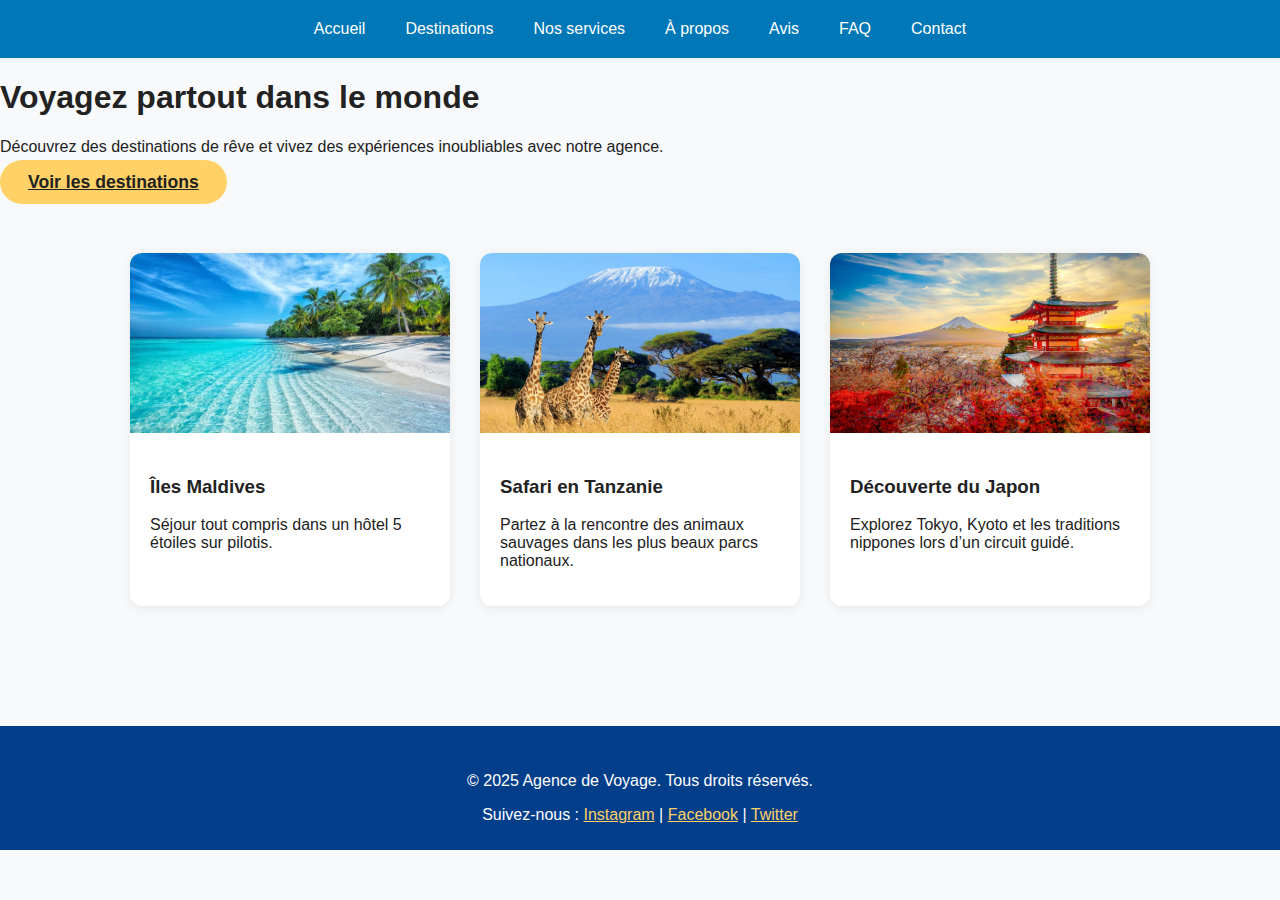
<file: public/index.html>
<!DOCTYPE html>
<html lang="fr">
<head>
    <meta charset="UTF-8">
    <meta name="viewport" content="width=device-width, initial-scale=1.0">
    <title>Agence de Voyage - Accueil</title>
    <link rel="stylesheet" href="../css/style.css">
</head>
<body>
    <header>
        <nav>
            <a href="index.html">Accueil</a>
            <a href="destinations.html">Destinations</a>
            <a href="services.html">Nos services</a>
            <a href="about.html">À propos</a>
            <a href="avis.html">Avis</a>
            <a href="faq.html">FAQ</a>
            <a href="contact.html">Contact</a>
        </nav>
    </header>
    <section class="hero">
        <h1>Voyagez partout dans le monde</h1>
        <p>Découvrez des destinations de rêve et vivez des expériences inoubliables avec notre agence.</p>
        <a href="destinations.html" class="btn-primary">Voir les destinations</a>
    </section>
    <section class="offres">
        <div class="card">
            <img src="../assets/plages paradisiaque.webp" alt="Plage paradisiaque">
            <div class="card-content">
                <h3>Îles Maldives</h3>
                <p>Séjour tout compris dans un hôtel 5 étoiles sur pilotis.</p>
            </div>
        </div>
        <div class="card">
            <img src="../assets/safari-voyage-tanzanie-kenya-8.jpg" alt="Safari en Afrique">
            <div class="card-content">
                <h3>Safari en Tanzanie</h3>
                <p>Partez à la rencontre des animaux sauvages dans les plus beaux parcs nationaux.</p>
            </div>
        </div>
        <div class="card">
            <img src="../assets/circuit japon.jpg" alt="Circuit Japon">
            <div class="card-content">
                <h3>Découverte du Japon</h3>
                <p>Explorez Tokyo, Kyoto et les traditions nippones lors d’un circuit guidé.</p>
            </div>
        </div>
    </section>
    <footer>
        <p>&copy; 2025 Agence de Voyage. Tous droits réservés.</p>
        <p>Suivez-nous :
            <a href="#" style="color:#ffd166;">Instagram</a> |
            <a href="#" style="color:#ffd166;">Facebook</a> |
            <a href="#" style="color:#ffd166;">Twitter</a>
        </p>
    </footer>
</body>
</html>
</file>
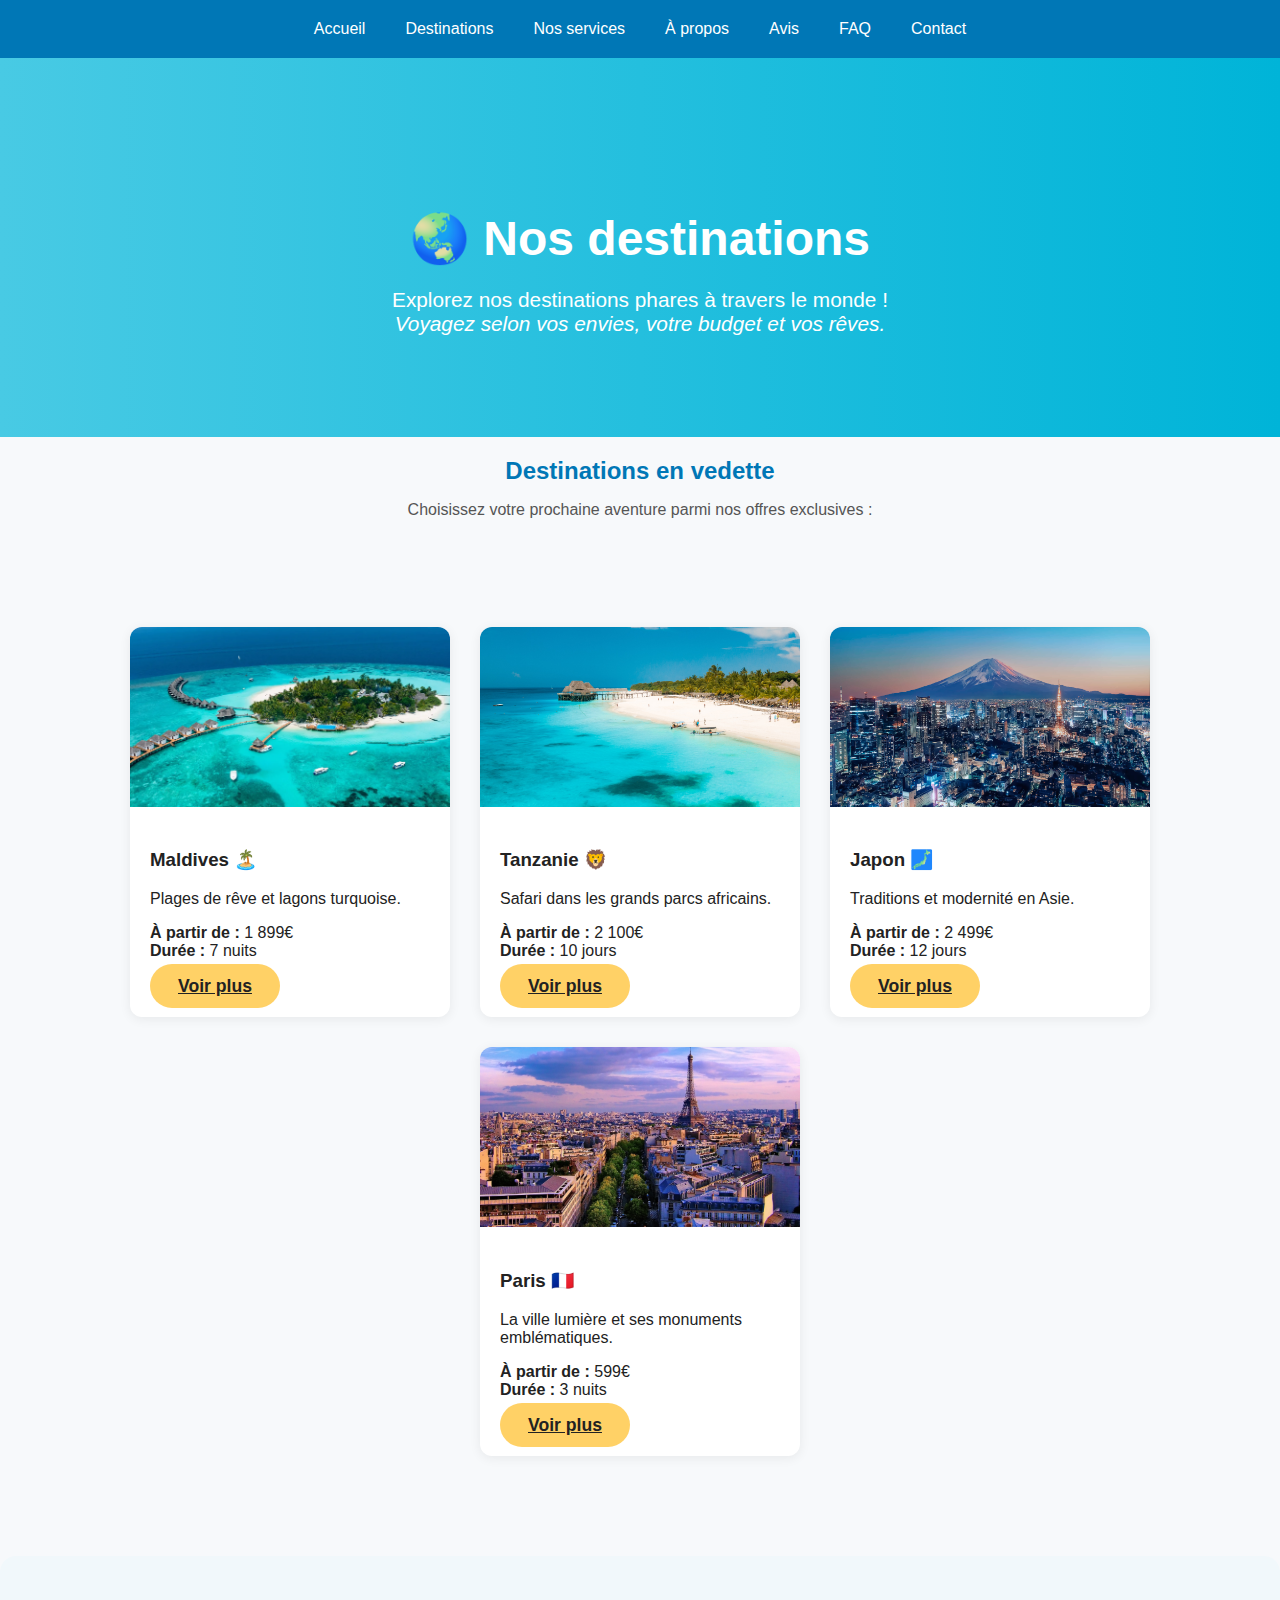
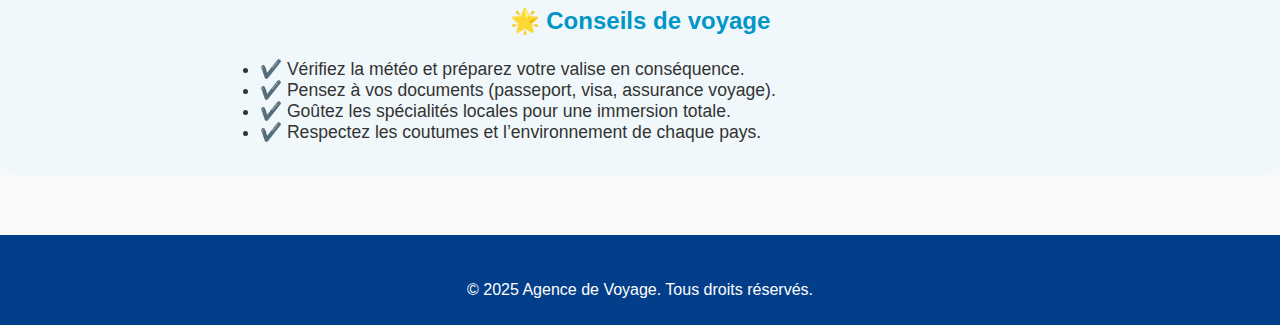
<file: destinations.html>
<!DOCTYPE html>
<html lang="fr">
<head>
    <meta charset="UTF-8">
    <meta name="viewport" content="width=device-width, initial-scale=1.0">
    <title>Destinations - Agence de Voyage</title>
    <link rel="stylesheet" href="css/style.css">
</head>
<body>
    <header>
        <nav>
            <a href="index.html">Accueil</a>
            <a href="destinations.html">Destinations</a>
            <a href="services.html">Nos services</a>
            <a href="about.html">À propos</a>
            <a href="avis.html">Avis</a>
            <a href="faq.html">FAQ</a>
            <a href="contact.html">Contact</a>
        </nav>
    </header>
    <section class="travel" style="background: linear-gradient(90deg, #48cae4 0%, #00b4d8 100%); color: #fff;">
        <h1>🌏 Nos destinations</h1>
        <p style="font-size:1.3rem;">Explorez nos destinations phares à travers le monde !<br>
        <em>Voyagez selon vos envies, votre budget et vos rêves.</em></p>
    </section>
    <section style="text-align:center; margin-bottom:32px;">
        <h2 style="color:#0077b6; margin-bottom:8px;">Destinations en vedette</h2>
        <p style="color:#555;">Choisissez votre prochaine aventure parmi nos offres exclusives&nbsp;:</p>
    </section>
    <section class="offres">
        <div class="card">
            <img src="assets/maldives.webp" alt="Maldives">
            <div class="card-content">
                <h3>Maldives 🏝️</h3>
                <p>Plages de rêve et lagons turquoise.</p>
                <p><strong>À partir de :</strong> 1 899€<br><strong>Durée :</strong> 7 nuits</p>
                <a href="#" class="btn-primary">Voir plus</a>
            </div>
        </div>
        <div class="card">
            <img src="assets/tanzanie.jpg" alt="Tanzanie">
            <div class="card-content">
                <h3>Tanzanie 🦁</h3>
                <p>Safari dans les grands parcs africains.</p>
                <p><strong>À partir de :</strong> 2 100€<br><strong>Durée :</strong> 10 jours</p>
                <a href="#" class="btn-primary">Voir plus</a>
            </div>
        </div>
        <div class="card">
            <img src="assets/japan--tokio--3-.jpg" alt="Japon">
            <div class="card-content">
                <h3>Japon 🗾</h3>
                <p>Traditions et modernité en Asie.</p>
                <p><strong>À partir de :</strong> 2 499€<br><strong>Durée :</strong> 12 jours</p>
                <a href="#" class="btn-primary">Voir plus</a>
            </div>
        </div>
        <div class="card">
            <img src="assets/Paris.jpg" alt="Paris">
            <div class="card-content">
                <h3>Paris 🇫🇷</h3>
                <p>La ville lumière et ses monuments emblématiques.</p>
                <p><strong>À partir de :</strong> 599€<br><strong>Durée :</strong> 3 nuits</p>
                <a href="#" class="btn-primary">Voir plus</a>
            </div>
        </div>
    </section>
    <section style="background:#f1f8fb; margin:40px 0 0 0; padding:32px 0; border-radius:16px;">
        <h2 style="text-align:center; color:#0096c7;">🌟 Conseils de voyage</h2>
        <ul style="max-width:800px; margin:24px auto 0 auto; color:#333; font-size:1.1rem; text-align:left;">
            <li>✔️ Vérifiez la météo et préparez votre valise en conséquence.</li>
            <li>✔️ Pensez à vos documents (passeport, visa, assurance voyage).</li>
            <li>✔️ Goûtez les spécialités locales pour une immersion totale.</li>
            <li>✔️ Respectez les coutumes et l’environnement de chaque pays.</li>
        </ul>
    </section>
    <footer>
        <p>&copy; 2025 Agence de Voyage. Tous droits réservés.</p>
    </footer>
</body>
</html>
</file>
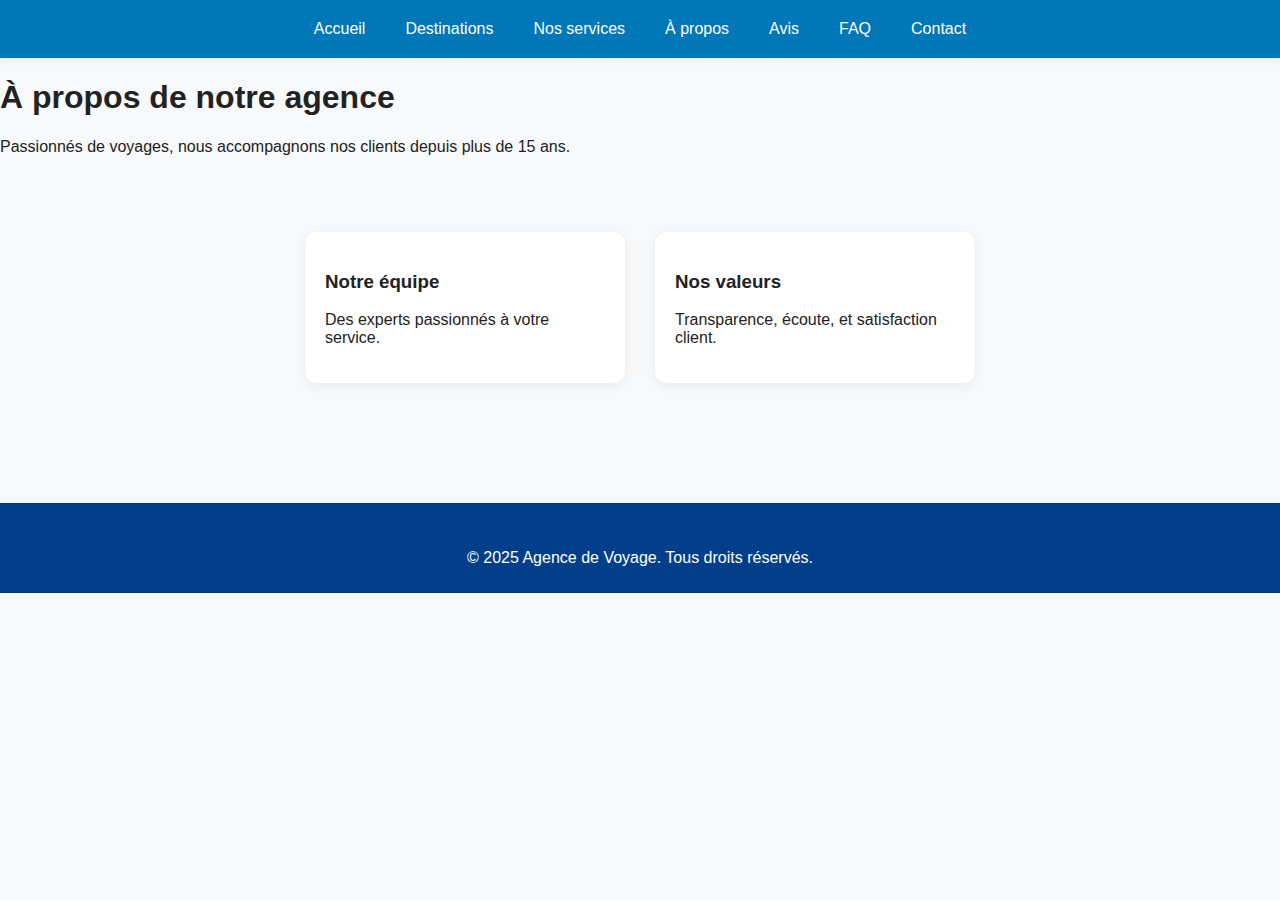
<file: public/about.html>
<!DOCTYPE html>
<html lang="fr">
<head>
    <meta charset="UTF-8">
    <meta name="viewport" content="width=device-width, initial-scale=1.0">
    <title>À propos - Agence de Voyage</title>
    <link rel="stylesheet" href="../css/style.css">
</head>
<body>
    <header>
        <nav>
            <a href="index.html">Accueil</a>
            <a href="destinations.html">Destinations</a>
            <a href="services.html">Nos services</a>
            <a href="about.html">À propos</a>
            <a href="avis.html">Avis</a>
            <a href="faq.html">FAQ</a>
            <a href="contact.html">Contact</a>
        </nav>
    </header>
    <section class="hero">
        <h1>À propos de notre agence</h1>
        <p>Passionnés de voyages, nous accompagnons nos clients depuis plus de 15 ans.</p>
    </section>
    <section class="offres">
        <div class="card">
            <div class="card-content">
                <h3>Notre équipe</h3>
                <p>Des experts passionnés à votre service.</p>
            </div>
        </div>
        <div class="card">
            <div class="card-content">
                <h3>Nos valeurs</h3>
                <p>Transparence, écoute, et satisfaction client.</p>
            </div>
        </div>
    </section>
    <footer>
        <p>&copy; 2025 Agence de Voyage. Tous droits réservés.</p>
    </footer>
</body>
</html>
</file>
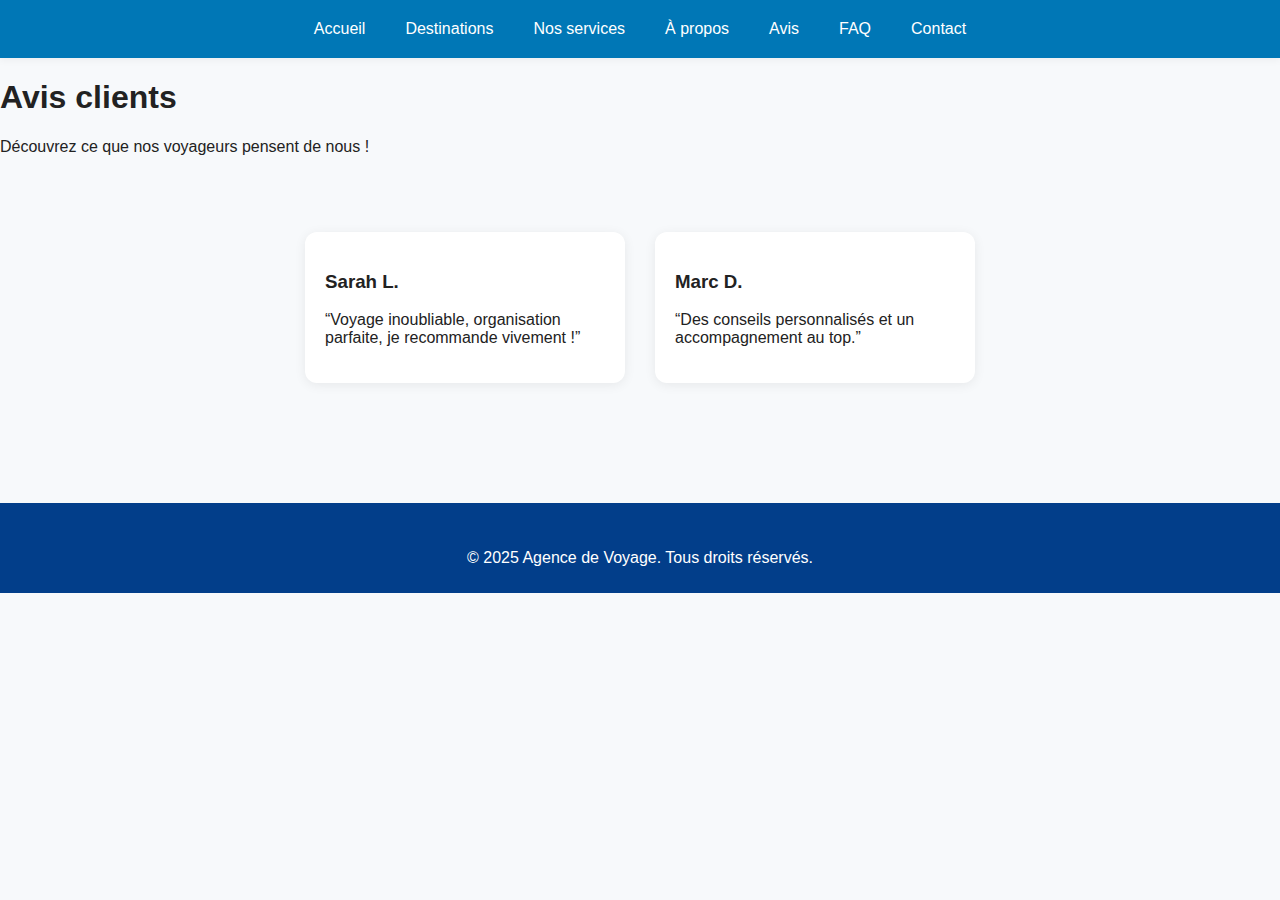
<file: public/avis.html>
<!DOCTYPE html>
<html lang="fr">
<head>
    <meta charset="UTF-8">
    <meta name="viewport" content="width=device-width, initial-scale=1.0">
    <title>Avis - Agence de Voyage</title>
    <link rel="stylesheet" href="../css/style.css">
</head>
<body>
    <header>
        <nav>
            <a href="index.html">Accueil</a>
            <a href="destinations.html">Destinations</a>
            <a href="services.html">Nos services</a>
            <a href="about.html">À propos</a>
            <a href="avis.html">Avis</a>
            <a href="faq.html">FAQ</a>
            <a href="contact.html">Contact</a>
        </nav>
    </header>
    <section class="hero">
        <h1>Avis clients</h1>
        <p>Découvrez ce que nos voyageurs pensent de nous !</p>
    </section>
    <section class="offres">
        <div class="card">
            <div class="card-content">
                <h3>Sarah L.</h3>
                <p>“Voyage inoubliable, organisation parfaite, je recommande vivement !”</p>
            </div>
        </div>
        <div class="card">
            <div class="card-content">
                <h3>Marc D.</h3>
                <p>“Des conseils personnalisés et un accompagnement au top.”</p>
            </div>
        </div>
    </section>
    <footer>
        <p>&copy; 2025 Agence de Voyage. Tous droits réservés.</p>
    </footer>
</body>
</html>
</file>
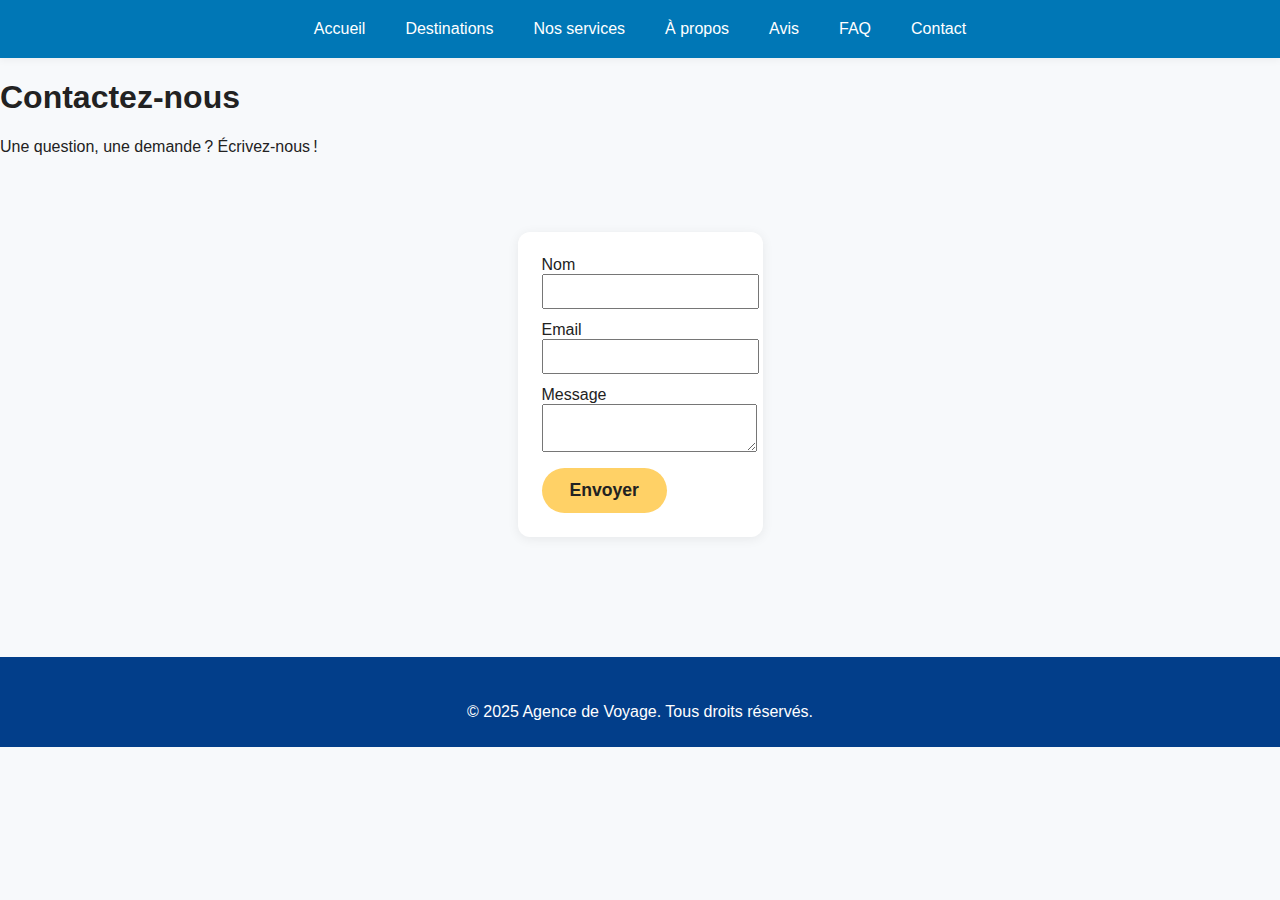
<file: public/contact.html>
<!DOCTYPE html>
<html lang="fr">
<head>
    <meta charset="UTF-8">
    <meta name="viewport" content="width=device-width, initial-scale=1.0">
    <title>Contact - Agence de Voyage</title>
    <link rel="stylesheet" href="../css/style.css">
</head>
<body>
    <header>
        <nav>
            <a href="index.html">Accueil</a>
            <a href="destinations.html">Destinations</a>
            <a href="services.html">Nos services</a>
            <a href="about.html">À propos</a>
            <a href="avis.html">Avis</a>
            <a href="faq.html">FAQ</a>
            <a href="contact.html">Contact</a>
        </nav>
    </header>
    <section class="hero">
        <h1>Contactez-nous</h1>
        <p>Une question, une demande ? Écrivez-nous !</p>
    </section>
    <section class="offres">
        <form style="background:#fff; padding:24px; border-radius:12px; max-width:400px; margin:auto; box-shadow:0 2px 12px rgba(0,0,0,0.07);">
            <label>Nom<br><input type="text" name="nom" required style="width:100%;padding:8px;margin-bottom:12px;"></label><br>
            <label>Email<br><input type="email" name="email" required style="width:100%;padding:8px;margin-bottom:12px;"></label><br>
            <label>Message<br><textarea name="message" required style="width:100%;padding:8px;margin-bottom:12px;"></textarea></label><br>
            <button type="submit" class="btn-primary">Envoyer</button>
        </form>
    </section>
    <footer>
        <p>&copy; 2025 Agence de Voyage. Tous droits réservés.</p>
    </footer>
</body>
</html>
</file>
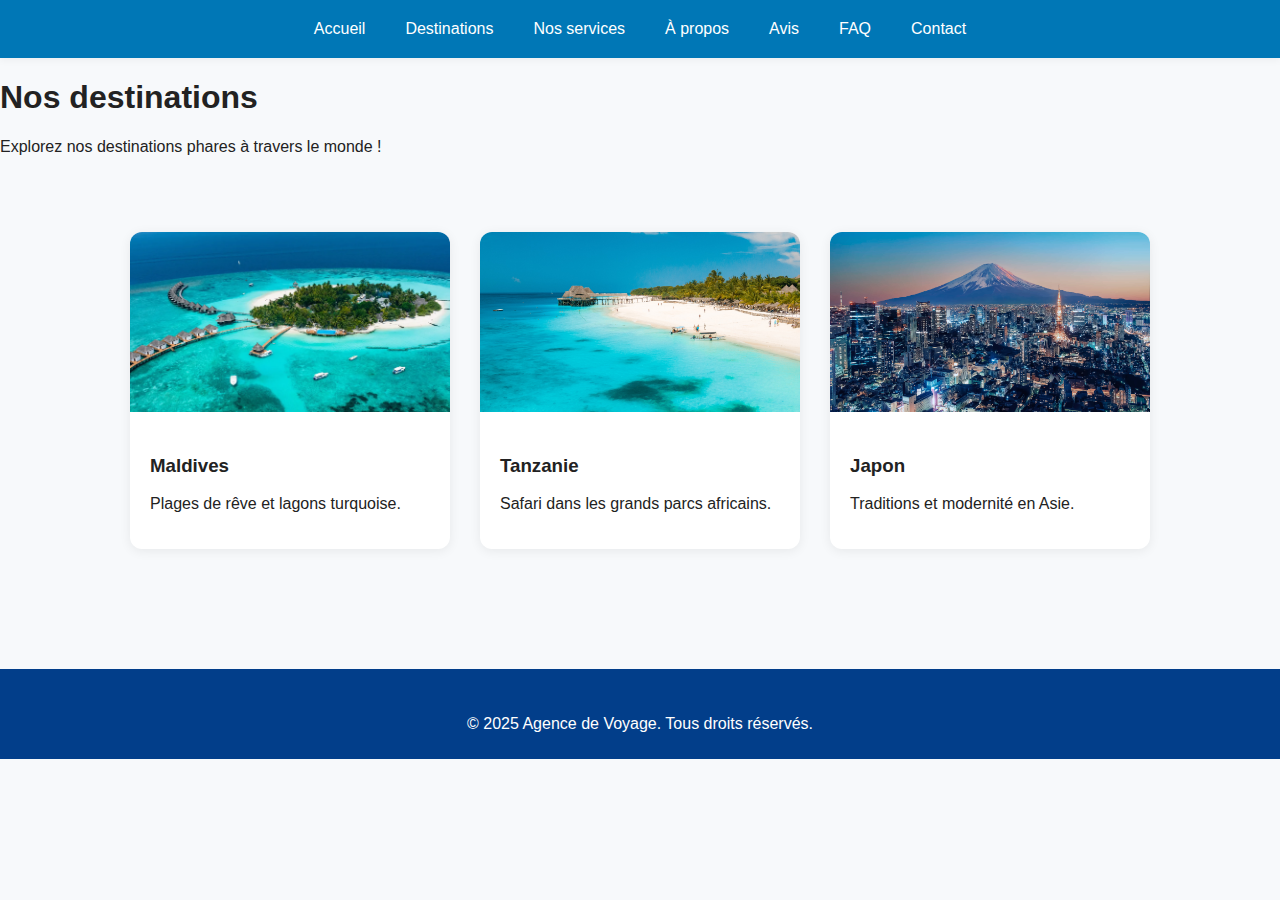
<file: public/destinations.html>
<!DOCTYPE html>
<html lang="fr">
<head>
    <meta charset="UTF-8">
    <meta name="viewport" content="width=device-width, initial-scale=1.0">
    <title>Destinations - Agence de Voyage</title>
    <link rel="stylesheet" href="../css/style.css">
</head>
<body>
    <header>
        <nav>
            <a href="index.html">Accueil</a>
            <a href="destinations.html">Destinations</a>
            <a href="services.html">Nos services</a>
            <a href="about.html">À propos</a>
            <a href="avis.html">Avis</a>
            <a href="faq.html">FAQ</a>
            <a href="contact.html">Contact</a>
        </nav>
    </header>
    <section class="hero">
        <h1>Nos destinations</h1>
        <p>Explorez nos destinations phares à travers le monde !</p>
    </section>
    <section class="offres">
        <div class="card">
            <img src="../assets/maldives.webp" alt="Maldives">
            <div class="card-content">
                <h3>Maldives</h3>
                <p>Plages de rêve et lagons turquoise.</p>
            </div>
        </div>
        <div class="card">
            <img src="../assets/tanzanie.jpg" alt="Tanzanie">
            <div class="card-content">
                <h3>Tanzanie</h3>
                <p>Safari dans les grands parcs africains.</p>
            </div>
        </div>
        <div class="card">
            <img src="../assets/japan--tokio--3-.jpg" alt="Japon">
            <div class="card-content">
                <h3>Japon</h3>
                <p>Traditions et modernité en Asie.</p>
            </div>
        </div>
    </section>
    <footer>
        <p>&copy; 2025 Agence de Voyage. Tous droits réservés.</p>
    </footer>
</body>
</html>
</file>
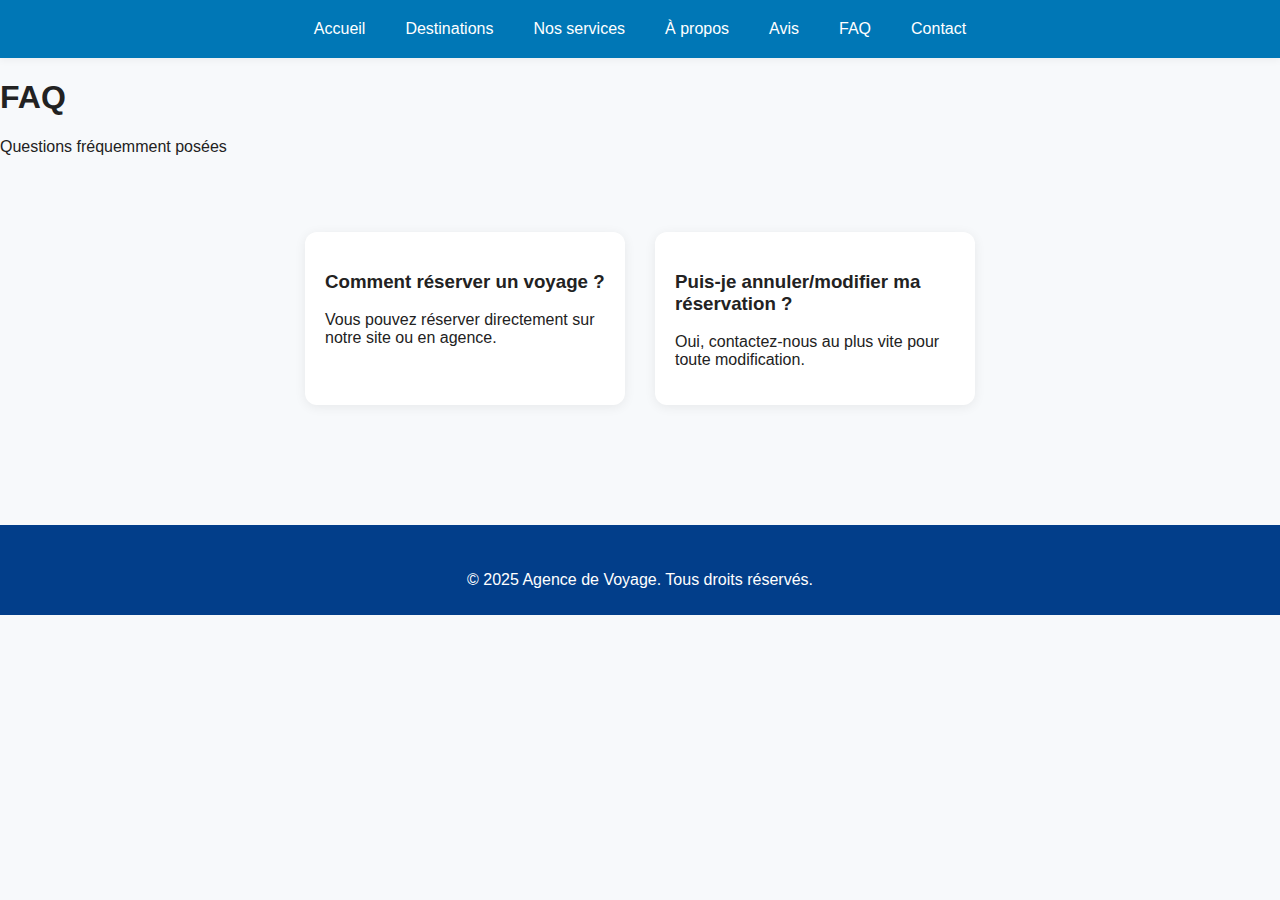
<file: public/faq.html>
<!DOCTYPE html>
<html lang="fr">
<head>
    <meta charset="UTF-8">
    <meta name="viewport" content="width=device-width, initial-scale=1.0">
    <title>FAQ - Agence de Voyage</title>
    <link rel="stylesheet" href="../css/style.css">
</head>
<body>
    <header>
        <nav>
            <a href="index.html">Accueil</a>
            <a href="destinations.html">Destinations</a>
            <a href="services.html">Nos services</a>
            <a href="about.html">À propos</a>
            <a href="avis.html">Avis</a>
            <a href="faq.html">FAQ</a>
            <a href="contact.html">Contact</a>
        </nav>
    </header>
    <section class="hero">
        <h1>FAQ</h1>
        <p>Questions fréquemment posées</p>
    </section>
    <section class="offres">
        <div class="card">
            <div class="card-content">
                <h3>Comment réserver un voyage ?</h3>
                <p>Vous pouvez réserver directement sur notre site ou en agence.</p>
            </div>
        </div>
        <div class="card">
            <div class="card-content">
                <h3>Puis-je annuler/modifier ma réservation ?</h3>
                <p>Oui, contactez-nous au plus vite pour toute modification.</p>
            </div>
        </div>
    </section>
    <footer>
        <p>&copy; 2025 Agence de Voyage. Tous droits réservés.</p>
    </footer>
</body>
</html>
</file>
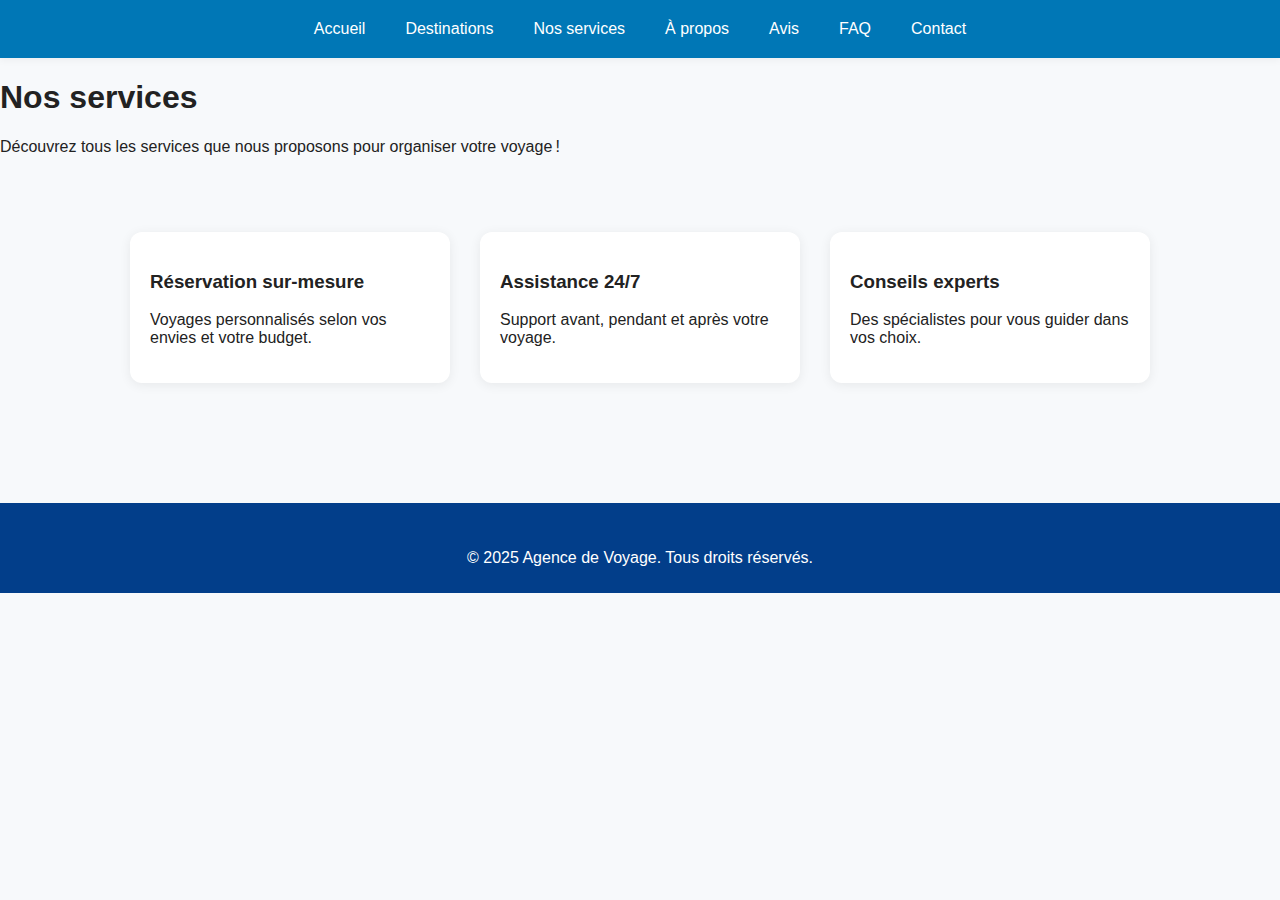
<file: public/services.html>
<!DOCTYPE html>
<html lang="fr">
<head>
    <meta charset="UTF-8">
    <meta name="viewport" content="width=device-width, initial-scale=1.0">
    <title>Nos services - Agence de Voyage</title>
    <link rel="stylesheet" href="../css/style.css">
</head>
<body>
    <header>
        <nav>
            <a href="index.html">Accueil</a>
            <a href="destinations.html">Destinations</a>
            <a href="services.html">Nos services</a>
            <a href="about.html">À propos</a>
            <a href="avis.html">Avis</a>
            <a href="faq.html">FAQ</a>
            <a href="contact.html">Contact</a>
        </nav>
    </header>
    <section class="hero">
        <h1>Nos services</h1>
        <p>Découvrez tous les services que nous proposons pour organiser votre voyage !</p>
    </section>
    <section class="offres">
        <div class="card">
            <div class="card-content">
                <h3>Réservation sur-mesure</h3>
                <p>Voyages personnalisés selon vos envies et votre budget.</p>
            </div>
        </div>
        <div class="card">
            <div class="card-content">
                <h3>Assistance 24/7</h3>
                <p>Support avant, pendant et après votre voyage.</p>
            </div>
        </div>
        <div class="card">
            <div class="card-content">
                <h3>Conseils experts</h3>
                <p>Des spécialistes pour vous guider dans vos choix.</p>
            </div>
        </div>
    </section>
    <footer>
        <p>&copy; 2025 Agence de Voyage. Tous droits réservés.</p>
    </footer>
</body>
</html>
</file>
<file: css/style.css>
/* Styles principaux pour l'agence de voyage */
html, body {
    height: 100%;
}
body {
    min-height: 100vh;
    display: flex;
    flex-direction: column;
    font-family: 'Segoe UI', Arial, sans-serif;
    margin: 0;
    padding: 0;
    background: #f7f9fb;
    color: #222;
}
header {
    background: #0077b6;
    color: #fff;
    padding: 20px 0;
    box-shadow: 0 2px 8px rgba(0,0,0,0.05);
}
nav {
    display: flex;
    justify-content: center;
    gap: 40px;
}
nav a {
    color: #fff;
    text-decoration: none;
    font-weight: 500;
    transition: color 0.2s;
}
nav a:hover {
    color: #ffd166;
}
.travel {
    background: url('../assets/hero.jpg') center/cover no-repeat;
    color: #fff;
    text-align: center;
    padding: 120px 20px 80px 20px;
}
.travel h1 {
    font-size: 3rem;
    margin-bottom: 20px;
}
.trael p {
    font-size: 1.3rem;
    margin-bottom: 30px;
}
.btn-primary {
    background: #ffd166;
    color: #222;
    padding: 12px 28px;
    border: none;
    border-radius: 25px;
    font-size: 1.1rem;
    cursor: pointer;
    font-weight: bold;
    transition: background 0.2s;
}
.btn-primary:hover {
    background: #ffa600;
}
section.offres {
    display: flex;
    gap: 30px;
    justify-content: center;
    flex-wrap: wrap;
    margin: 60px 0;
}
.card {
    background: #fff;
    border-radius: 12px;
    box-shadow: 0 2px 12px rgba(0,0,0,0.07);
    overflow: hidden;
    width: 320px;
    text-align: left;
    transition: transform 0.2s;
}
.card:hover {
    transform: translateY(-8px) scale(1.03);
}
.card img {
    width: 100%;
    height: 180px;
    object-fit: cover;
}
.card-content {
    padding: 20px;
}
footer {
    background: #023e8a;
    color: #fff;
    text-align: center;
    padding: 30px 0 10px 0;
    margin-top: 60px;
    font-size: 1rem;
}
@media (max-width: 900px) {
    section.offres {
        flex-direction: column;
        align-items: center;
    }
    .hero h1 {
        font-size: 2rem;
    }
}
</file>
